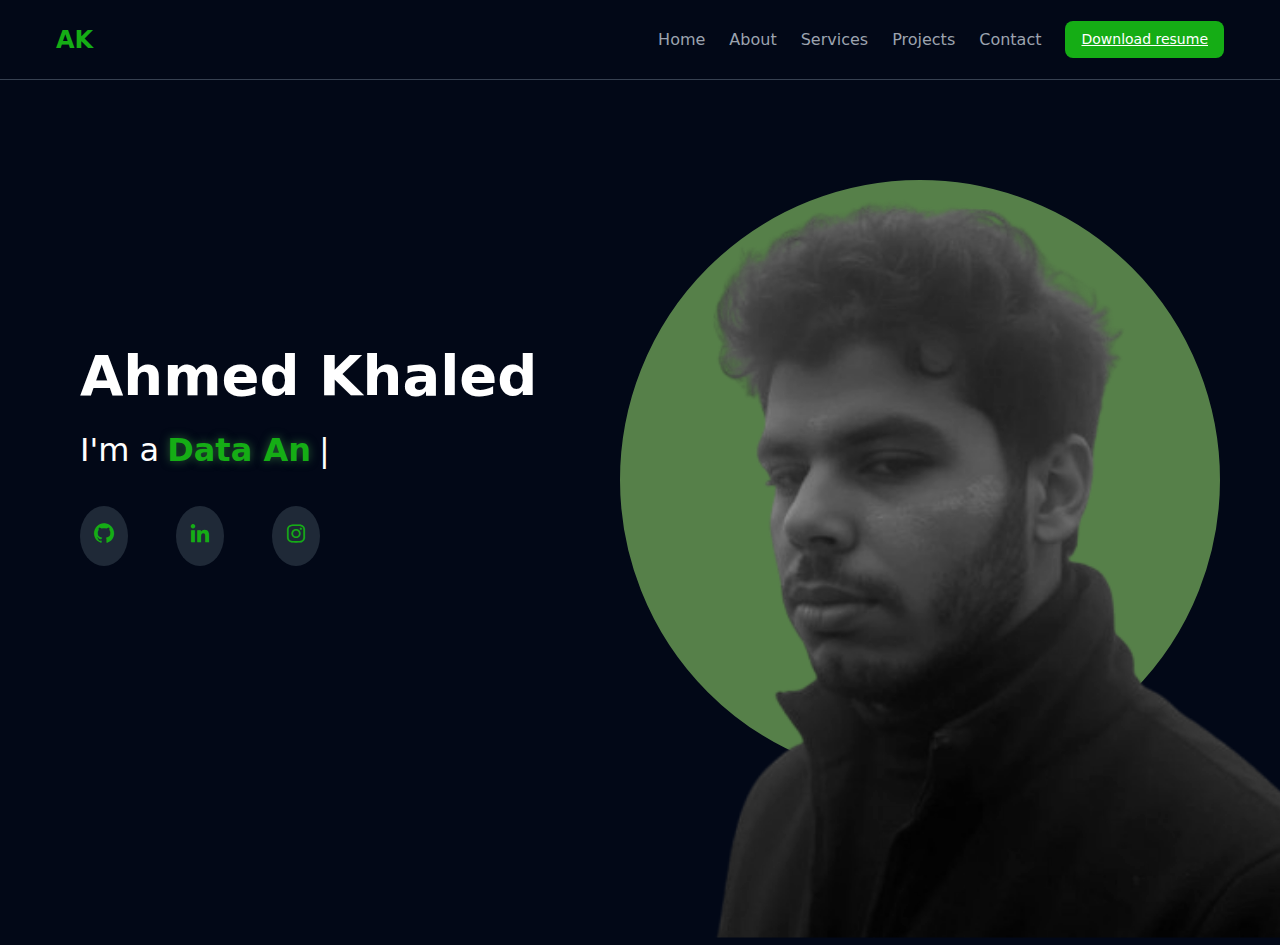
<file: index.html>
<!doctype html>
<html lang="en">
  <head>
    <meta charset="UTF-8"/>
    <meta name="viewport" content="width=device-width, initial-scale=1.0" />
    <link rel="icon" href="images/alphabet_96900.ico" type="image/x-icon"/>

    <title>Portfolio - AK</title>
    <link rel="stylesheet" href="styles.css" />
    <link
      href="https://unpkg.com/boxicons@2.1.4/css/boxicons.min.css"
      rel="stylesheet"
    />
  </head>
  <body class="dark">
    <nav class="navbar">
      <button class="menu-btn" onclick="toggleMenu()">☰</button>
      <div class="nav-container">
        <a href="index.html" class="logo">AK</a>
        <div class="nav-items">
          <a href="index.html" class="nav-link">Home</a>
          <a href="about.html" class="nav-link">About</a>
          <a href="services.html" class="nav-link">Services</a>
          <a href="projects.html" class="nav-link">Projects</a>
          <a href="contact.html" class="nav-link">Contact</a>
          <a href="assets/AhmedKhaled_CV.pdf" class="download-cv" download>
            Download resume
          </a>
        <button class="menu-btn">
          <i class="bx bx-menu"></i>
        </button>
      </div>
    </nav>

    <main>
      <div class="hero-container">
      <section id="hero" class="hero-section">
        <h1 class="hero-title" >Ahmed Khaled</h1>
        
        <div class="role-container">
          <span>I'm a</span>
          <span class="role-text"></span>
          <span class="cursor">|</span>
          
        </div>
        
        <div class="social-links">
          <a href="https://github.com/Ahmedkhaled51" class="social-link"><i class="bx bxl-github"></i></a>
          <a href="https://www.linkedin.com/in/ahmedkhaled04/" class="social-link"><i class="bx bxl-linkedin"></i></a>
          <a href="https://www.instagram.com/ahmed_holako415/" class="social-link"><i class="bx bxl-instagram"></i></a>
        </div>
        
      </section>
     <div class="hero-image">
        <div class="green-ring"></div>
        <div class="image-wrapper">
        <img src="assets/Ahmed.png" alt="Profile Image">
        
        
      </div>
    </div>
  </section>
      </div>
    </main>

    <script src="script.js"></script>
  </body>
</html>
</file>
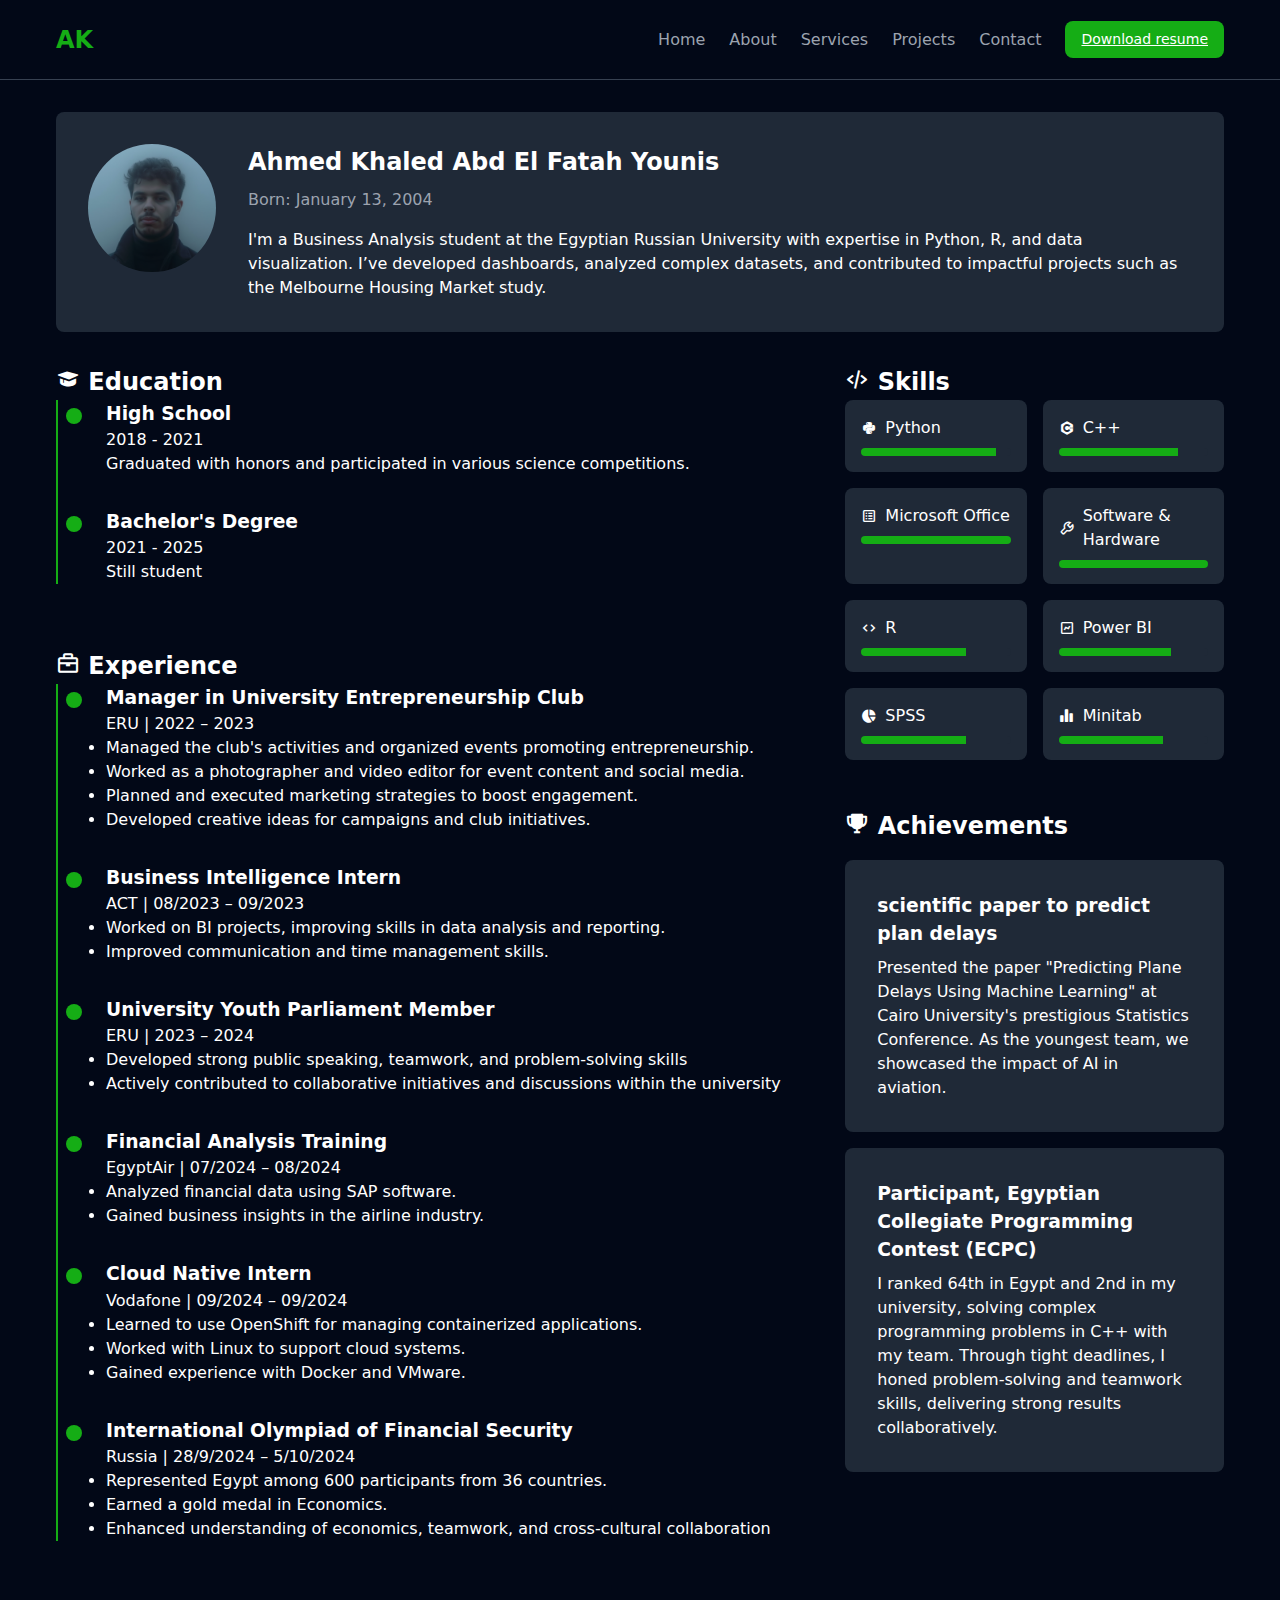
<file: about.html>
<!doctype html>
<html lang="en">
  <head>
    <meta charset="UTF-8" />
    <meta name="viewport" content="width=device-width, initial-scale=1.0" />
    <link rel="icon" href="images/alphabet_96900.ico" type="image/x-icon"/>
    <title>About Me - AK</title>
    <link rel="stylesheet" href="styles.css" />
    <link
      href="https://unpkg.com/boxicons@2.1.4/css/boxicons.min.css"
      rel="stylesheet"
    />
  </head>
  <body class="dark">
    <nav class="navbar">
        <button class="menu-btn" onclick="toggleMenu()">☰</button>
      <div class="nav-container">
        <a href="index.html" class="logo">AK</a>
        <div class="nav-items">
          <a href="index.html" class="nav-link">Home</a>
          <a href="about.html" class="nav-link">About</a>
          <a href="services.html" class="nav-link">Services</a>
          <a href="projects.html" class="nav-link">Projects</a>
          <a href="contact.html" class="nav-link">Contact</a>
          <a href="assets/AhmedKhaled_CV.pdf" class="download-cv" download>
            Download resume
          </a>
        <button class="menu-btn">
          <i class="bx bx-menu"></i>
        </button>
      </div>
    </nav>

    <main class="about-page">
      <!-- Profile Section -->
      <section class="profile-section">
        <div class="profile-card">
          <div class="profile-image">
            <img
              src="assets/Ahmed1.png"
              alt="Ahmed Khaled"
            />
          </div>
          <div class="profile-info">
            <h2>Ahmed Khaled Abd El Fatah Younis</h2>
            <p class="birth-date">Born: January 13, 2004</p>
            <p class="description">
              I'm a Business Analysis student at the Egyptian Russian University
              with expertise in Python, R, and data visualization. I’ve developed
              dashboards, analyzed complex datasets, and contributed to impactful projects
              such as the Melbourne Housing Market study.
            </p>
          </div>
        </div>
      </section>

      <!-- Left column -->
      <div class="two-column-grid">
        <!-- Education Timeline -->
        <section class="education-timeline">
          <h2><i class="bx bxs-graduation"></i> Education</h2>
          <div class="timeline">
            <div class="timeline-item">
              <h3>High School</h3>
              <p class="period">2018 - 2021</p>
              <p>
                Graduated with honors and participated in various science
                competitions.
              </p>
            </div>
            <div class="timeline-item">
              <h3>Bachelor's Degree</h3>
              <p class="period">2021 - 2025</p>
              <p>Still student</p>
            </div>
          </div>

          <!-- Experience Timeline -->
          <section class="experience-timeline">
            <h2><i class="bx bx-briefcase"></i> Experience</h2>
            <div class="timeline">

              <div class="timeline-item">
                <h3>Manager in University Entrepreneurship Club</h3>
                <p class="company">ERU | 2022 – 2023</p>
                <ul>
                  <li>Managed the club's activities and organized events promoting entrepreneurship.</li>
                  <li>Worked as a photographer and video editor for event content and social media.</li>
                  <li>Planned and executed marketing strategies to boost engagement.</li>
                  <li>Developed creative ideas for campaigns and club initiatives.</li>
                </ul>
              </div>
    
              <div class="timeline-item">
                <h3>Business Intelligence Intern</h3>
                <p class="company">ACT | 08/2023 – 09/2023</p>
                <ul>
                  <li>Worked on BI projects, improving skills in data analysis and reporting.</li>
                  <li>Improved communication and time management skills.</li>
                </ul>
              </div>

              <div class="timeline-item">
                <h3>University Youth Parliament Member</h3>
                <p class="company">ERU | 2023 – 2024</p>
                <ul>
                        <li>Developed strong public speaking, teamwork, and problem-solving skills</li>
                        <li>Actively contributed to collaborative initiatives and discussions within the university</li>
    
                    </ul>
              </div>
              
    
              <div class="timeline-item">
                <h3>Financial Analysis Training</h3>
                <p class="company">EgyptAir | 07/2024 – 08/2024</p>
                <ul>
                  <li>Analyzed financial data using SAP software.</li>
                  <li>Gained business insights in the airline industry.</li>
                </ul>
              </div>
    
              <div class="timeline-item">
                <h3>Cloud Native Intern</h3>
                <p class="company">Vodafone | 09/2024 – 09/2024</p>
                <ul>
                  <li>Learned to use OpenShift for managing containerized applications.</li>
                  <li>Worked with Linux to support cloud systems.</li>
                  <li>Gained experience with Docker and VMware.</li>
                </ul>
              </div>
            
              <div class="timeline-item">
                <h3>International Olympiad of Financial Security</h3>
                <p class="company">Russia | 28/9/2024 – 5/10/2024</p>
                <ul>
                  <li>Represented Egypt among 600 participants from 36 countries.</li>
                  <li>Earned a gold medal in Economics.</li>
                  <li>Enhanced understanding of economics, teamwork, and cross-cultural collaboration</li>
                </ul>
              </div>
              
            </div>
            
          </section>
        </section>


        <!-- Right column -->
        <!-- Skills Section -->
        <section class="skills-section">
          <h2><i class="bx bx-code-alt"></i> Skills</h2>
          <div class="skills-grid">
            <div class="skill-item">
              <div class="skill-header">
                <i class="bx bxl-python"></i>
                <span>Python</span>
               
              </div>
              <div class="skill-bar">
                <div class="skill-progress" style="width: 90%"></div>
              </div>
            </div>
            <div class="skill-item">
              <div class="skill-header">
                <i class="bx bxl-c-plus-plus"></i>
                <span>C++</span>
                
              </div>
              <div class="skill-bar">
                <div class="skill-progress" style="width: 80%"></div>
              </div>
            </div>
            <div class="skill-item">
              <div class="skill-header">
                <i class="bx bx-spreadsheet"></i>
                <span>Microsoft Office</span>
                
              </div>
              <div class="skill-bar">
                <div class="skill-progress" style="width: 100%"></div>
              </div>
            </div>
            <div class="skill-item">
              <div class="skill-header">
                <i class="bx bx-wrench"></i>
                <span>Software & Hardware</span>
              
              </div>
              <div class="skill-bar">
                <div class="skill-progress" style="width: 100%"></div>
              </div>
            </div>
            <div class="skill-item">
              <div class="skill-header">
                <i class="bx bx-code"></i>
                <span>R</span>
                
              </div>
              <div class="skill-bar">
                <div class="skill-progress" style="width: 70%"></div>
              </div>
            </div>
            <div class="skill-item">
              <div class="skill-header">
                <i class="bx bx-chart"></i>
                <span>Power BI</span>
                
              </div>
              <div class="skill-bar">
                <div class="skill-progress" style="width: 75%"></div>
              </div>
            </div>
            <div class="skill-item">
              <div class="skill-header">
                <i class="bx bxs-pie-chart-alt-2"></i>
                <span>SPSS</span>
                
              </div>
              <div class="skill-bar">
                <div class="skill-progress" style="width: 70%"></div>
              </div>
            </div>
            <div class="skill-item">
              <div class="skill-header">
                <i class="bx bxs-bar-chart-alt-2"></i>
                <span>Minitab</span>
                
              </div>
              <div class="skill-bar">
                <div class="skill-progress" style="width: 70%"></div>
              </div>
            </div>
          </div>

          <!-- Achievements Section -->

          <section class="achievements-section">
            <h2><i class="bx bxs-trophy"></i> Achievements</h2>
            <div class="achievements-grid">
            <p>
              <div class="achievements-card">
                
              <div  class="achievements-header">
              
                <h3>scientific paper to predict plan delays</h3>
                
              </div> 
                <p>Presented the paper "Predicting Plane Delays Using Machine Learning"
                    at Cairo University's prestigious Statistics Conference. As the youngest 
                    team, we showcased the impact of AI in aviation.</p>
                    <!--<a href="" class="review-project-btn">post</a>-->
                </div> 
                
                </div>   
                     
            </p>
            <p>
              <div class="achievements-card">
                <div class="achievements-header">
                  <h3>Participant, Egyptian Collegiate Programming Contest (ECPC)</h3>
                </div>
              <p>I ranked 64th in Egypt and 2nd in my university, solving complex programming problems in C++ with my team. Through tight deadlines, 
                I honed problem-solving and teamwork skills, delivering strong results collaboratively.</p>
                
              </div>
              </p> 
          
            </div>
          </section>
        </section>
      
      
    
      
      <!-- bottom  Section -->
      <!--courses-->
      
    </div>
    </main>

    <script src="script.js"></script>
  </body>
</html>
</file>
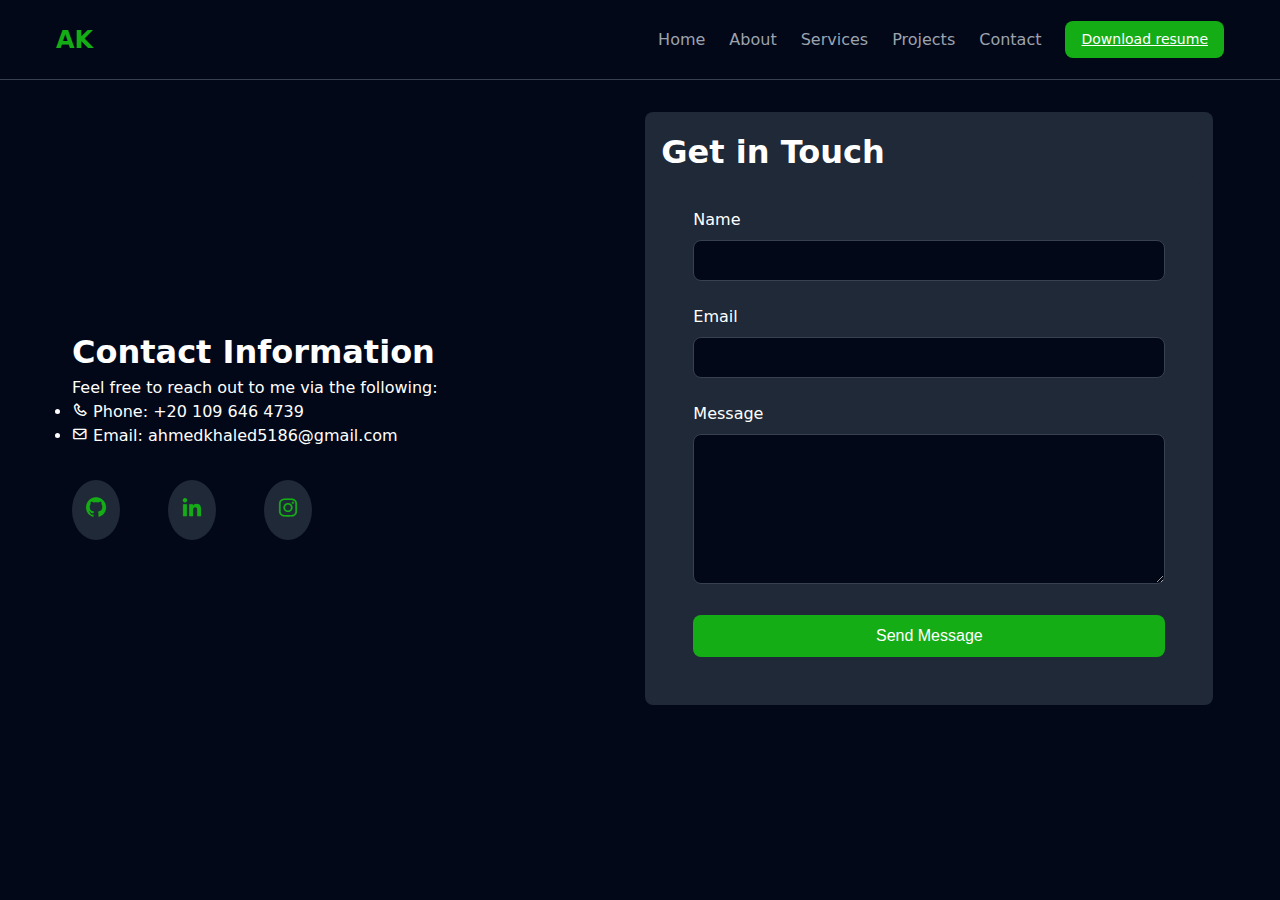
<file: contact.html>
<!doctype html>
<html lang="en">
  <head>
    <meta charset="UTF-8" />
    <meta name="viewport" content="width=device-width, initial-scale=1.0" />
    <link rel="icon" href="images/alphabet_96900.ico" type="image/x-icon"/>
    <title>Contact - AK</title>
    <link rel="stylesheet" href="styles.css" />
    <link
      href="https://unpkg.com/boxicons@2.1.4/css/boxicons.min.css"
      rel="stylesheet"
    />
  </head>
  <body class="dark">
    <nav class="navbar">
        <button class="menu-btn" onclick="toggleMenu()">☰</button>
      <div class="nav-container">
        <a href="index.html" class="logo">AK</a>
        <div class="nav-items">
          <a href="index.html" class="nav-link">Home</a>
          <a href="about.html" class="nav-link">About</a>
          <a href="services.html" class="nav-link">Services</a>
          <a href="projects.html" class="nav-link">Projects</a>
          <a href="contact.html" class="nav-link">Contact</a>
          <a href="assets/AhmedKhaled_CV.pdf" class="download-cv" download>
            Download resume
          </a>
        </div>
        <button class="menu-btn">
          <i class="bx bx-menu"></i>
        </button>
      </div>
    </nav>
    
    <main class="contact-page">
      <div class="two-column-grid">
        <!-- Contact Information Section -->
        <div class="contact-info-container">
          <h1>Contact Information</h1>
          <p>Feel free to reach out to me via the following:</p>
          <ul class="contact-info">
            <li><i class="bx bx-phone"></i> Phone: +20 109 646 4739</li>
            <li><i class="bx bx-envelope"></i> Email: ahmedkhaled5186@gmail.com</li>
          </ul>
          <div class="social-links">
            <a href="https://github.com/Ahmedkhaled51" class="social-link"><i class="bx bxl-github"></i></a>
            <a href="https://www.linkedin.com/in/ahmedkhaled04/" class="social-link"><i class="bx bxl-linkedin"></i></a>
            <a href="https://www.instagram.com/ahmed_holako415/" class="social-link"><i class="bx bxl-instagram"></i></a>
          </div>
        </div>

        <!-- Contact Form Section -->
        <div class="contact-form-container">
          <h1>Get in Touch</h1>
          <form id="contactForm" class="contact-form"
            action="https://script.google.com/macros/s/AKfycbz-5mzNL2c9NgtqYRwfAfzY0QzSx_SuE2ierBWENwG0RNSl0i6IRJ_1rwVsByZADDq3/exec" 
            method="POST">
            <div class="form-group">
              <label for="name">Name</label>
              <input type="text" id="name" name="name" required />
            </div>
            <div class="form-group">
              <label for="email">Email</label>
              <input type="email" id="email" name="email" required />
            </div>
            <div class="form-group">
              <label for="message">Message</label>
              <textarea id="message" name="message" required></textarea>
            </div>
            <button type="submit" class="submit-btn">Send Message</button>
          </form>
        </div>
      </div>
    </main>

    <script src="script.js"></script>
  </body>
</html>
</file>
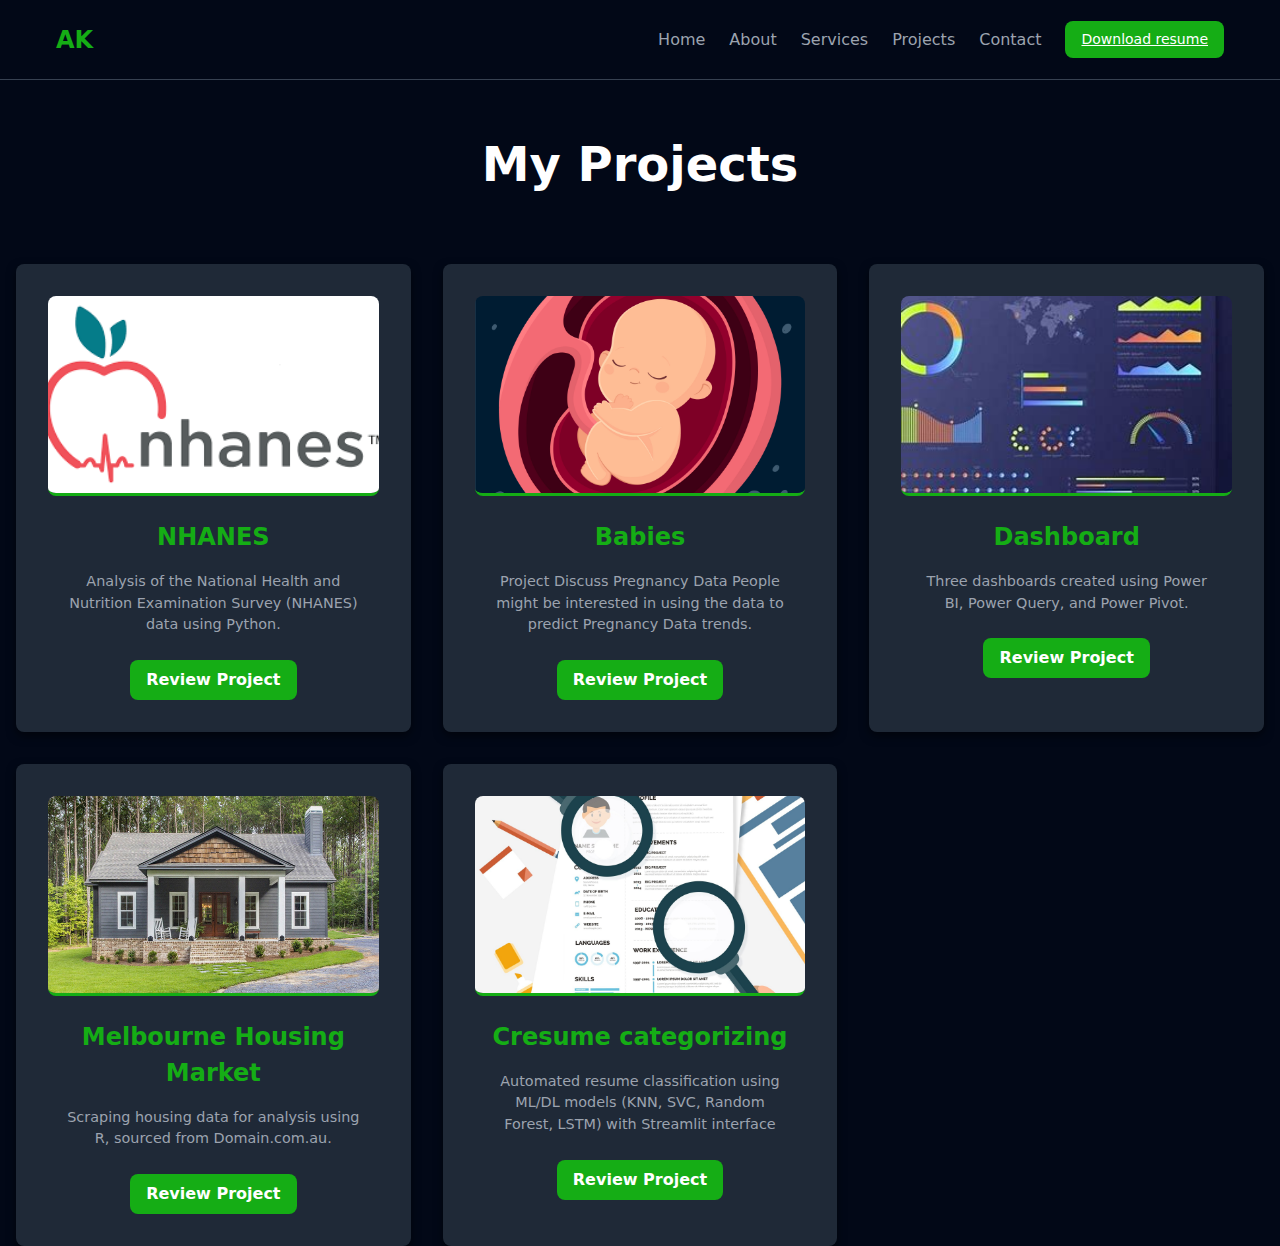
<file: projects.html>
<!doctype html>
<html lang="en">
  <head>
    <meta charset="UTF-8" />
    <meta name="viewport" content="width=device-width, initial-scale=1.0" />
    <link rel="icon" href="images/alphabet_96900.ico" type="image/x-icon"/>
    <title>Projects - AK</title>
    <link
      href="https://unpkg.com/boxicons@2.1.4/css/boxicons.min.css"
      rel="stylesheet"
    />
    <link rel="stylesheet" href="styles.css" />
  </head>
  <body class="dark">
    <nav class="navbar">
      
        <button class="menu-btn" onclick="toggleMenu()">☰</button>
      <div class="nav-container">
        <a href="index.html" class="logo">AK</a>
        <div class="nav-items">
          <a href="index.html" class="nav-link">Home</a>
          <a href="about.html" class="nav-link">About</a>
          <a href="services.html" class="nav-link">Services</a>
          <a href="projects.html" class="nav-link">Projects</a>
          <a href="contact.html" class="nav-link">Contact</a>
          <a href="assets/AhmedKhaled_CV.pdf" class="download-cv" download>
            Download resume
          </a>
        <button class="menu-btn">
          <i class="bx bx-menu"></i>
        </button>
      </div>
    </nav>

    <main class="projects-page">
      <h1 class="projects-header">My Projects</h1>
      <div class="projects-grid">
        <div class="project-card">
          <img
            src="projects/nhahnes/download.png"
            alt="NHANES Project"
            class="project-image"
          />
          <h3 class="project-title">NHANES</h3>
          <p class="project-description">
            Analysis of the National Health and Nutrition Examination Survey (NHANES) data using Python.
          </p>
          <a href="https://github.com/Ahmedkhaled51/predictive-health-nhanes" class="review-project-btn">Review Project</a>
        </div>
        
        <div class="project-card">
          <img
            src="projects/babies/images.jpeg"
            alt="Pregnancy Data"
            class="project-image"
          />
          <h3 class="project-title">Babies</h3>
          <p class="project-description">
            Project Discuss Pregnancy Data People might be interested in using the data to predict Pregnancy Data trends.
          </p>
          <a href="https://github.com/Ahmedkhaled51/pregnancy-data-analysis" class="review-project-btn">Review Project</a>
        </div>
        <div class="project-card">
          <img
            src="projects/dashborard/OIP.jpeg"
            alt="Dashboard Project"
            class="project-image"
          />
          <h3 class="project-title">Dashboard</h3>
          <p class="project-description">
            Three dashboards created using Power BI, Power Query, and Power Pivot.
          </p>
          <a href="https://github.com/Ahmedkhaled51/Dashboard" class="review-project-btn">Review Project</a>
        </div>
        <div class="project-card">
          <img
            src="projects/house/country-cottage-woodall-3-front-exterior__99723.original.jpg"
            alt="Melbourne Housing Project"
            class="project-image"
          />
          <h3 class="project-title">Melbourne Housing Market</h3>
          <p class="project-description">
            Scraping housing data for analysis using R, sourced from Domain.com.au.
          </p>
          <a href="projects/house/kink.html" class="review-project-btn">Review Project</a>
        </div>

        <div class="project-card">
          <img
            src="projects/CVs/freepik__upload__62495.png"
            alt="Pregnancy Data"
            class="project-image"
          />
          <h3 class="project-title">Cresume categorizing</h3>
          <p class="project-description">
            Automated resume classification using ML/DL models (KNN, SVC, Random Forest, LSTM) with Streamlit interface
          </p>
          <a href="https://github.com/Ahmedkhaled51/Resume-categorizing" class="review-project-btn">Review Project</a>
        </div>


      </div>
      
    </main>

    <script src="script.js"></script>
  </body>
</html>
</file>
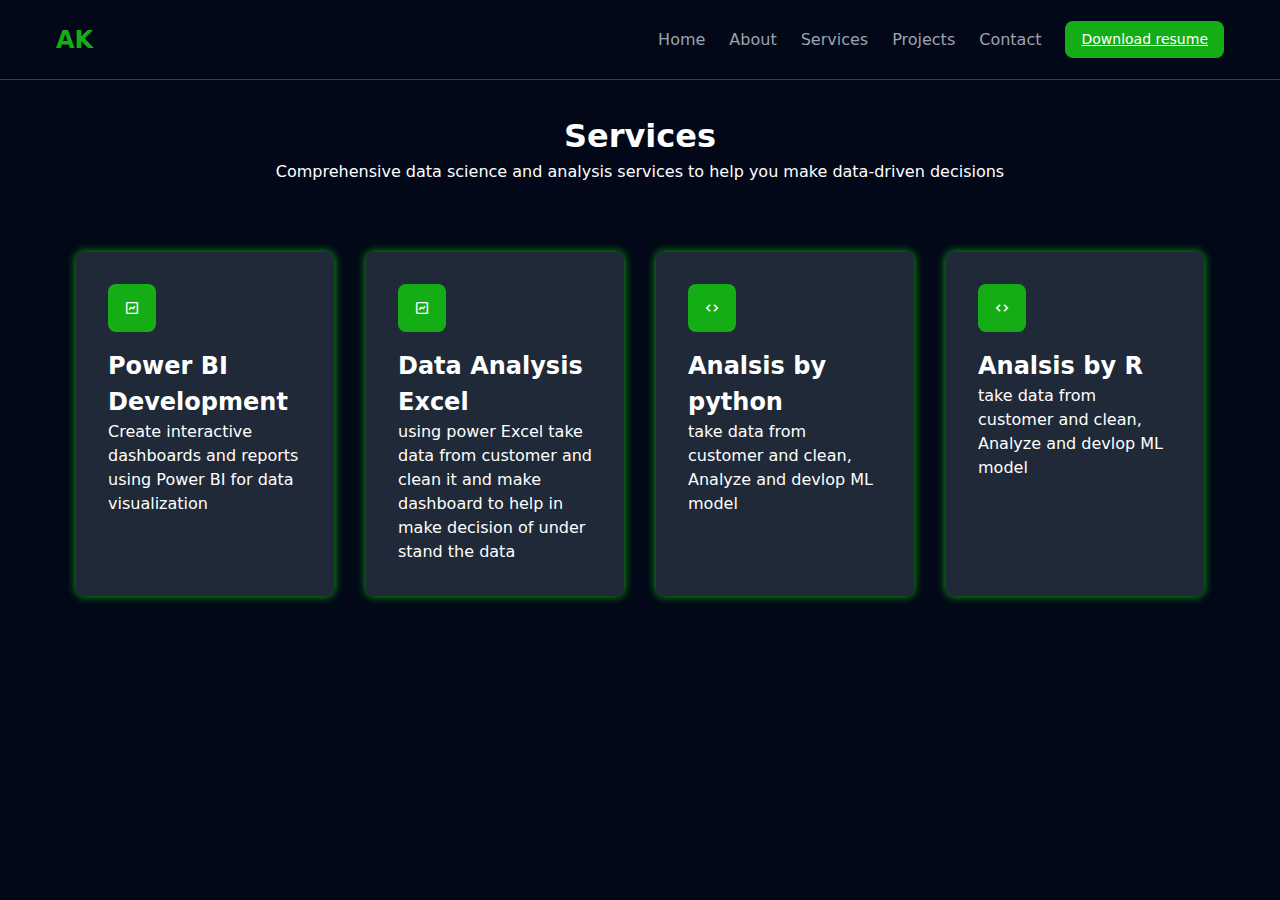
<file: services.html>
<!doctype html>
<html lang="en">
  <head>
    <meta charset="UTF-8" />
    <meta name="viewport" content="width=device-width, initial-scale=1.0" />
    <link rel="icon" href="images/alphabet_96900.ico" type="image/x-icon"/>
    <title>Services - AK</title>
    <link rel="stylesheet" href="styles.css" />
    <link
      href="https://unpkg.com/boxicons@2.1.4/css/boxicons.min.css"
      rel="stylesheet"
    />
  </head>
  <body class="dark">
    <nav class="navbar">
      
        <button class="menu-btn" onclick="toggleMenu()">☰</button>
      <div class="nav-container">
        <a href="index.html" class="logo">AK</a>
        <div class="nav-items">
          <a href="index.html" class="nav-link">Home</a>
          <a href="about.html" class="nav-link">About</a>
          <a href="services.html" class="nav-link">Services</a>
          <a href="projects.html" class="nav-link">Projects</a>
          <a href="contact.html" class="nav-link">Contact</a>
          <a href="assets/AhmedKhaled_CV.pdf" class="download-cv" download>
            Download resume
          </a>
        </div>
        <button class="menu-btn">
          <i class="bx bx-menu"></i>
        </button>
      </div>
    </nav>

    <main class="services-page">
      <div class="services-header">
        <h1>Services</h1>
        <p>
          Comprehensive data science and analysis services to help you make
          data-driven decisions
        </p>
      </div>

      <div class="services-grid">
        <div class="service-card">
          <div class="service-icon">
            <i class="bx bx-chart"></i>
          </div>
          <h2>Power BI Development</h2>
          <p>
            Create interactive dashboards and reports using Power BI for data
            visualization
          </p>
        </div>

        
          <div class="service-card">
            <div class="service-icon">
              <i class="bx bx-chart"></i>
            </div>
            <h2>Data Analysis Excel</h2>
            <p>
              using power Excel take data from customer and clean it and make dashboard to help in make decision of under stand the data
            </p>
          </div>

        
          <div class="service-card">
            <div class="service-icon">
              <i class="bx bx-code"></i>
            </div>
            <h2>Analsis by python</h2>
            <p>
              take data from customer and clean, Analyze and devlop ML model
            </p>
          </div>

          
            <div class="service-card">
              <div class="service-icon">
                <i class="bx bx-code"></i>
              </div>
              <h2>Analsis by R</h2>
              <p>
                take data from customer and clean, Analyze and devlop ML model
              </p>
            </div>

            
        <!-- Add more service cards here -->
      </div>
    </main>

    <script src="script.js"></script>
  </body>
</html>
</file>
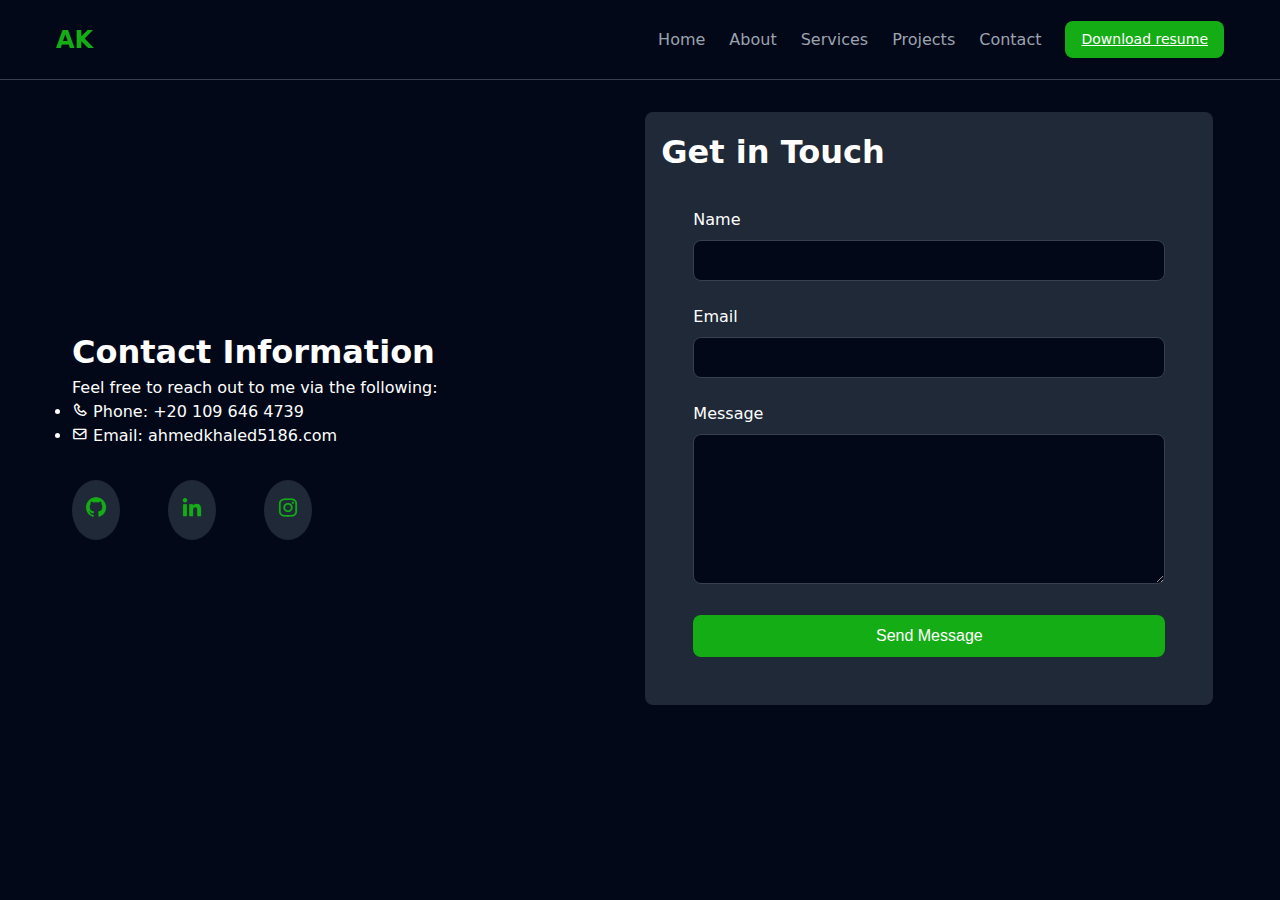
<file: portfolio/contact.html>
<!doctype html>
<html lang="en">
  <head>
    <meta charset="UTF-8" />
    <meta name="viewport" content="width=device-width, initial-scale=1.0" />
    <link rel="icon" href="images/alphabet_96900.ico" type="image/x-icon"/>
    <title>Contact - AK</title>
    <link rel="stylesheet" href="styles.css" />
    <link
      href="https://unpkg.com/boxicons@2.1.4/css/boxicons.min.css"
      rel="stylesheet"
    />
  </head>
  <body class="dark">
    <nav class="navbar">
        <button class="menu-btn" onclick="toggleMenu()">☰</button>
      <div class="nav-container">
        <a href="index.html" class="logo">AK</a>
        <div class="nav-items">
          <a href="index.html" class="nav-link">Home</a>
          <a href="about.html" class="nav-link">About</a>
          <a href="services.html" class="nav-link">Services</a>
          <a href="projects.html" class="nav-link">Projects</a>
          <a href="contact.html" class="nav-link">Contact</a>
          <a href="assets/AhmedKhaled_CV.pdf" class="download-cv" download>
            Download resume
          </a>
        </div>
        <button class="menu-btn">
          <i class="bx bx-menu"></i>
        </button>
      </div>
    </nav>
    
    <main class="contact-page">
      <div class="two-column-grid">
        <!-- Contact Information Section -->
        <div class="contact-info-container">
          <h1>Contact Information</h1>
          <p>Feel free to reach out to me via the following:</p>
          <ul class="contact-info">
            <li><i class="bx bx-phone"></i> Phone: +20 109 646 4739</li>
            <li><i class="bx bx-envelope"></i> Email: ahmedkhaled5186.com</li>
          </ul>
          <div class="social-links">
            <a href="https://github.com/Ahmedkhaled51" class="social-link"><i class="bx bxl-github"></i></a>
            <a href="https://www.linkedin.com/in/ahmedkhaled04/" class="social-link"><i class="bx bxl-linkedin"></i></a>
            <a href="https://www.instagram.com/ahmed_holako415/" class="social-link"><i class="bx bxl-instagram"></i></a>
          </div>
        </div>

        <!-- Contact Form Section -->
        <div class="contact-form-container">
          <h1>Get in Touch</h1>
          <form id="contactForm" class="contact-form"
            action="https://script.google.com/macros/s/AKfycbz-5mzNL2c9NgtqYRwfAfzY0QzSx_SuE2ierBWENwG0RNSl0i6IRJ_1rwVsByZADDq3/exec" 
            method="POST">
            <div class="form-group">
              <label for="name">Name</label>
              <input type="text" id="name" name="name" required />
            </div>
            <div class="form-group">
              <label for="email">Email</label>
              <input type="email" id="email" name="email" required />
            </div>
            <div class="form-group">
              <label for="message">Message</label>
              <textarea id="message" name="message" required></textarea>
            </div>
            <button type="submit" class="submit-btn">Send Message</button>
          </form>
        </div>
      </div>
    </main>

    <script src="script.js"></script>
  </body>
</html>
</file>
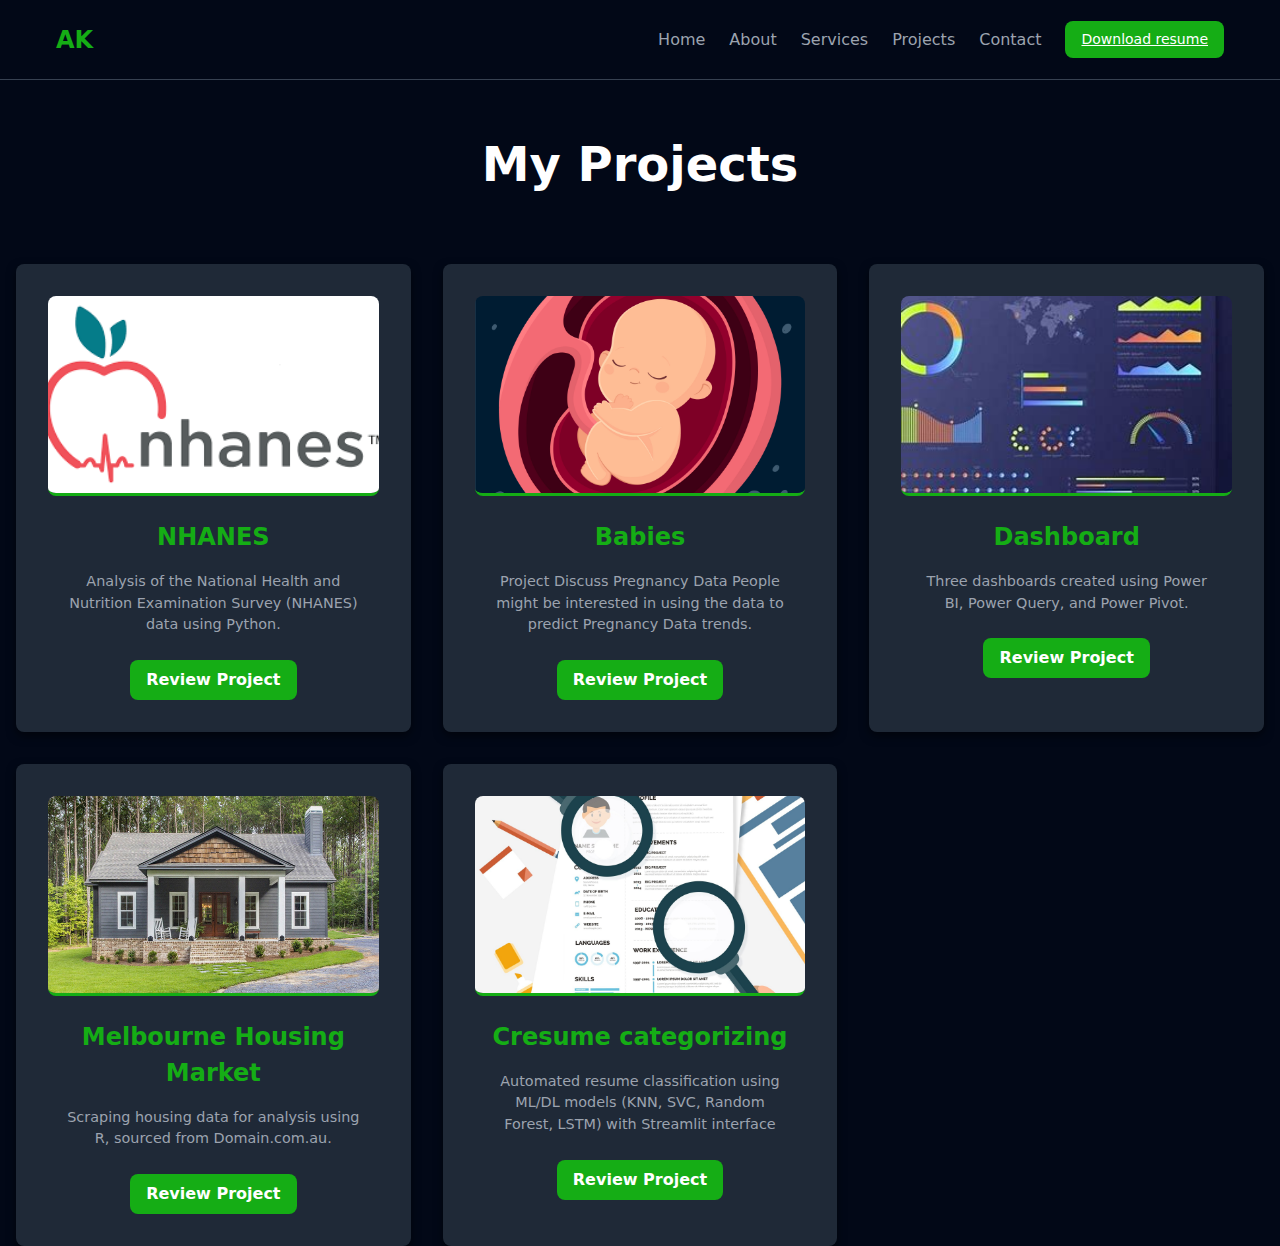
<file: portfolio/projects.html>
<!doctype html>
<html lang="en">
  <head>
    <meta charset="UTF-8" />
    <meta name="viewport" content="width=device-width, initial-scale=1.0" />
    <link rel="icon" href="images/alphabet_96900.ico" type="image/x-icon"/>
    <title>Projects - AK</title>
    <link
      href="https://unpkg.com/boxicons@2.1.4/css/boxicons.min.css"
      rel="stylesheet"
    />
    <link rel="stylesheet" href="styles.css" />
  </head>
  <body class="dark">
    <nav class="navbar">
      
        <button class="menu-btn" onclick="toggleMenu()">☰</button>
      <div class="nav-container">
        <a href="index.html" class="logo">AK</a>
        <div class="nav-items">
          <a href="index.html" class="nav-link">Home</a>
          <a href="about.html" class="nav-link">About</a>
          <a href="services.html" class="nav-link">Services</a>
          <a href="projects.html" class="nav-link">Projects</a>
          <a href="contact.html" class="nav-link">Contact</a>
          <a href="assets/AhmedKhaled_CV.pdf" class="download-cv" download>
            Download resume
          </a>
        <button class="menu-btn">
          <i class="bx bx-menu"></i>
        </button>
      </div>
    </nav>

    <main class="projects-page">
      <h1 class="projects-header">My Projects</h1>
      <div class="projects-grid">
        <div class="project-card">
          <img
            src="projects/nhahnes/download.png"
            alt="NHANES Project"
            class="project-image"
          />
          <h3 class="project-title">NHANES</h3>
          <p class="project-description">
            Analysis of the National Health and Nutrition Examination Survey (NHANES) data using Python.
          </p>
          <a href="https://github.com/Ahmedkhaled51/predictive-health-nhanes" class="review-project-btn">Review Project</a>
        </div>
        
        <div class="project-card">
          <img
            src="projects/babies/images.jpeg"
            alt="Pregnancy Data"
            class="project-image"
          />
          <h3 class="project-title">Babies</h3>
          <p class="project-description">
            Project Discuss Pregnancy Data People might be interested in using the data to predict Pregnancy Data trends.
          </p>
          <a href="https://github.com/Ahmedkhaled51/pregnancy-data-analysis" class="review-project-btn">Review Project</a>
        </div>
        <div class="project-card">
          <img
            src="projects/dashborard/OIP.jpeg"
            alt="Dashboard Project"
            class="project-image"
          />
          <h3 class="project-title">Dashboard</h3>
          <p class="project-description">
            Three dashboards created using Power BI, Power Query, and Power Pivot.
          </p>
          <a href="https://drive.google.com/drive/folders/1M_UsxNkk_YjTBMwaH3-sWIOX6wjzcQj3?usp=sharing" class="review-project-btn">Review Project</a>
        </div>
        <div class="project-card">
          <img
            src="projects/house/country-cottage-woodall-3-front-exterior__99723.original.jpg"
            alt="Melbourne Housing Project"
            class="project-image"
          />
          <h3 class="project-title">Melbourne Housing Market</h3>
          <p class="project-description">
            Scraping housing data for analysis using R, sourced from Domain.com.au.
          </p>
          <a href="projects/house/kink.html" class="review-project-btn">Review Project</a>
        </div>

        <div class="project-card">
          <img
            src="projects/CVs/freepik__upload__62495.png"
            alt="Pregnancy Data"
            class="project-image"
          />
          <h3 class="project-title">Cresume categorizing</h3>
          <p class="project-description">
            Automated resume classification using ML/DL models (KNN, SVC, Random Forest, LSTM) with Streamlit interface
          </p>
          <a href="https://github.com/Ahmedkhaled51/Resume-categorizing" class="review-project-btn">Review Project</a>
        </div>


      </div>
      
    </main>

    <script src="script.js"></script>
  </body>
</html>
</file>
<file: styles.css>
:root {
  --background: #020817;
  --foreground: #ffffff;
  --primary: #15ad15;
  --primary-foreground: #ffffff;
  --muted: #1f2937;
  --muted-foreground: #9ca3af;
  --card: #1f2937;
  --card-foreground: #ffffff;
  --border: #374151;
  --radius: 0.5rem;
  --hover: #aaf87c;
}

* {
  margin: 0;
  padding: 0;
  box-sizing: border-box;
}

body {
  font-family:
    system-ui,
    -apple-system,
    sans-serif;
  background-color: var(--background);
  color: var(--foreground);
  line-height: 1.5;
}

.navbar {
  position: fixed;
  top: 0;
  left: 0;
  right: 0;
  height: 5rem;
  background-color: var(--background);
  border-bottom: 1px solid var(--border);
  z-index: 50;
}

.nav-container {
  max-width: 1200px;
  margin: 0 auto;
  padding: 0 1rem;
  height: 100%;
  display: flex;
  align-items: center;
  justify-content: space-between;
}

.logo {
  font-size: 1.5rem;
  font-weight: bold;
  color: var(--primary);
  text-decoration: none;
  
}

.nav-items {
  display: flex;
  gap: 1.5rem;
  align-items: center;
}

.nav-link {
  color: var(--muted-foreground);
  text-decoration: none;
  transition: color 0.2s;
}

.nav-link:hover {
  color: var(--primary);
}

.download-cv {
  background-color: var(--primary);
  color: var(--primary-foreground);
  padding: 0.5rem 1rem;
  border-radius: var(--radius);
  border: none;
  cursor: pointer;
  font-size: 0.875rem;
}

.menu-btn {
  display: none;
  background: none;
  border: none;
  color: var(--foreground);
  font-size: 1.5rem;
  cursor: pointer;
}




/* Hero Section */
.hero-container {
  display: grid;
  grid-template-columns: 1fr auto; /* Text takes 1 fraction, image takes auto space */
  gap: 50px; /* Space between columns */
}

.hero-section {
  min-height: 100vh;
  display: flex;
  flex-direction: column;
  margin-left: 3rem;
  align-items:  left ;
  justify-content: center;
  padding: 2rem;
  text-align: left ;
}

.hero-title {
  font-size: 3.5rem;
  font-weight: bold;
  margin-bottom: 0.5rem;
}




.role-container {
  display: flex;
  align-items: center;
  gap: 0.5rem;
  font-size: 2rem;

  /*margin: 1.5rem 0;*/
}

.role-text {
  font-size: 2rem;
  color: var(--primary);
  font-weight: bold;
  text-shadow: 0 0 10px rgba(76, 175, 80, 0.5);
};

.social-links {
  display: flex;
  gap: 1.5rem;
}

.social-link {
  color: var(--foreground);
  font-size: 1.5rem;
  padding: 0.75rem;
  background-color: var(--card);
  border-radius: 50%;
  transition:
    transform 0.2s,
    background-color 0.2s;
}

.social-link:hover {
  transform: scale(1.1);
  background-color: var(--muted);
}

.hero-image {
  flex: 1;
  position: relative;
  display: flex;
  justify-content: center;
  align-items: center;
  overflow: visible;
}

/* Ring */
.green-ring {
  position: absolute;
  top: 50%;
  left: -20%;
  transform: translate(-110%, -45%);
  width: 600px;
  height: 600px;
  border: 300px solid var(--hover);
  border-radius: 50%;
  z-index: 1;
  /*box-shadow: 0 0 20px 10px #00ff73;*/
  opacity: 0.5;
  pointer-events: none;
  
}



/* Clip circle for image body */
.image-wrapper {
  position: absolute;
  top: 50%;
  left: 50%;
  transform: translate(-100%, -45%);
  width: 650px;
  height:650px;
  /*clip-path: square(3% at 1% 50%);*/
  border-radius: 50%;
  /*overflow: hidden;*/
  z-index: 2;
  filter: brightness(1.1) contrast(1) grayscale(1.9) opacity(1) ;
}

/* Image itself */
.image-wrapper img {
  width: 100%;
  height: 120%;
  object-fit: cover;
  object-position: center top;
  
}




/* Page Styles */
.services-page,
.project-page,
.contact-page {
  max-width: 1200px;
  margin: 0 auto;
  padding: 7rem 1rem 2rem;
}

/* Services Page */
.services-header {
  text-align: center;
  margin-bottom: 3rem;
}

.services-grid {
  display: grid;
  gap: 2rem;
  grid-template-columns: repeat(auto-fit, minmax(200px, 1fr ));
  padding: 20px;
}


.service-card {
  background-color: var(--card);
  padding: 2rem;
  border-radius: var(--radius);
  box-shadow: 0 0 10px var(--primary);
  transition: transform 0.3s ease;
}

.service-card:hover {
  transform: translateY(-5px);
  box-shadow: 0 0 15px var(--hover);
}

.service-icon {
  width: 3rem;
  height: 3rem;
  background-color: var(--primary);
  border-radius: var(--radius);
  display: flex;
  align-items: center;
  justify-content: center;
  margin-bottom: 1rem;
}
/*project page styles*/
.projects-header {
  text-align: center;
  font-size: 3rem;
  color: var(--primary-foreground);
  margin-top: 8rem;
  margin-bottom: 4rem;
}

.projects-grid {
  display: grid;
  grid-template-columns: repeat(auto-fit, minmax(280px, 1fr));
  gap: 2rem;
  margin-left: 1rem;
  margin-right: 1rem;
}


.project-card {
  background-color: var(--card);
  color: var(--card-foreground);
  border-radius: var(--radius);
  box-shadow: 0 4px 10px rgba(0, 0, 0, 0.5);
  overflow: hidden;
  text-align: center;
  transition: transform 0.3s ease, box-shadow 0.3s ease;
}


.project-card:hover {
  transform: translateY(-5px);
  box-shadow: 0 8px 12px #3e7c92;
}

.project-image {
  width: 100%;
  height: 200px;
  object-fit: cover;
  border-bottom: 3px solid var(--primary);
  border-radius: var(--radius);
}

.project-title {
  font-size: 1.5rem;
  color: var(--primary);
  margin: 1rem 0;
}

.project-description {
  font-size: 0.9rem;
  color: var(--muted-foreground);
  padding: 0 1rem;
  margin-bottom: 1.5rem;
}

.review-project-btn {
  display: inline-block;
  background-color: var(--primary);
  color: var(--primary-foreground);
  padding: 0.5rem 1rem;
  border-radius: var(--radius);
  text-decoration: none;
  font-weight: bold;
  transition: background-color 0.3s ease;
}

.review-project-btn:hover {
  background-color: var(--foreground);
  color: var(--primary);
}

/* Projects Page */
.projects-grid {
  display: grid;
  grid-template-columns: repeat(auto-fit, minmax(300px, 1fr));
  gap: 2rem;
}

.project-card {
  background-color: var(--card);
  padding: 2rem;
  border-radius: var(--radius);
}

.project-tags {
  display: flex;
  flex-wrap: wrap;
  gap: 0.5rem;
  margin: 1rem 0;
}

.tag {
  background-color: var(--primary);
  color: var(--primary-foreground);
  padding: 0.25rem 0.75rem;
  border-radius: var(--radius);
  font-size: 0.875rem;
}

.project-links {
  display: flex;
  gap: 1rem;
}

.project-link {
  display: flex;
  align-items: center;
  gap: 0.5rem;
  color: var(--foreground);
  text-decoration: none;
}

/* Contact Page */

.two-column-grid {
  display: grid;
  grid-template-columns: 1fr 2fr; /* Set 1fr for contact info and 2fr for Get in Touch */
  gap: 2rem;
  align-items: start;
}

.contact-info-container {
  margin-top: 200px;
  padding: 1rem;
}

.contact-form-container {
  width: 150%;
  max-width: 600px;
  padding: 1rem;
  margin: 0 auto;
  background-color: var(--card);
  border-radius: var(--radius);
  margin-left: -200px; 
}



.contact-form {
  background-color: var(--card);
  padding: 2rem;
  border-radius: var(--radius);
}

.form-group {
  margin-bottom: 1.5rem;
}

.form-group label {
  display: block;
  margin-bottom: 0.5rem;
}

.form-group input,
.form-group textarea {
  width: 100%;
  padding: 0.75rem;
  background-color: var(--background);
  border: 1px solid var(--border);
  border-radius: var(--radius);
  color: var(--foreground);
}



.form-group textarea {
  min-height: 150px;
  resize: vertical;
}

.submit-btn {
  width: 100%;
  padding: 0.75rem;
  background-color: var(--primary);
  color: var(--primary-foreground);
  border: none;
  border-radius: var(--radius);
  cursor: pointer;
  font-size: 1rem;
  transition: background-color 0.2s;
}

.submit-btn:hover {
  background-color: var(--primary-dark);
}
.social-links {
  display: flex;
  gap: 3rem;
  margin-top: 2rem;
}

.social-link {
  font-size: 1.5rem;
  color: var(--primary);
  text-decoration: none;
  transition: color 0.3s ease;
}

.social-link:hover {
  color: var(--accent);
}


/* About Page Styles */
.about-page {
  max-width: 1200px;
  margin: 0 auto;
  padding: 7rem 1rem 2rem;
}

.profile-card {
  background-color: var(--card);
  border-radius: var(--radius);
  padding: 2rem;
  display: flex;
  gap: 2rem;
  margin-bottom: 2rem;
}

.profile-image {
  width: 128px;
  height: 128px;
  border-radius: 50%;
  overflow: hidden;
}

.profile-image img {
  width: 100%;
  height: 100%;
  object-fit: cover;
}

.profile-info {
  flex: 1;
}

.profile-info h2 {
  font-size: 1.5rem;
  margin-bottom: 0.5rem;
}

.birth-date {
  color: var(--muted-foreground);
  margin-bottom: 1rem;
}

.two-column-grid {
  display: grid;
  gap: 2rem;
  margin-bottom: 2rem;
  grid-template-columns: 2fr 1fr;/* Two columns: 2fr for left and 1fr for right */
  grid-template-rows:none; /* Ensures rows take only the space needed */
  align-items: start; /* Prevents items from stretching */
  
}

.column-2fr {
  grid-column: 1 / 2;
}

.column-1fr {
  grid-column: 2 / 3;
}


.timeline {
  position: relative;
  padding-left: 2rem;
  border-left: 2px solid var(--primary);
  margin-bottom: 4rem;
}

.timeline-item {
  position: relative;
  margin-bottom: 2rem;
  padding-left: 1rem;
}

.timeline-item::before {
  content: "";
  position: absolute;
  left: -1.5rem;
  top: 0.500rem;
  width: 1rem;
  height: 1rem;
  background-color: var(--primary);
  border-radius: 50%;
}

.skills-grid {
  display: grid;
  grid-template-columns: repeat(2, 1fr);
  gap: 1rem;
  margin-bottom: 3rem;
}

.skill-item {
  background-color: var(--card);
  padding: 1rem;
  border-radius: var(--radius);
}

.skill-header {
  display: flex;
  align-items: center;
  gap: 0.5rem;
  margin-bottom: 0.5rem;
}

.skill-bar {
  height: 0.5rem;
  background-color: var(--muted);
  border-radius: var(--radius);
  overflow: hidden;
}

.skill-progress {
  height: 100%;
  background-color: var(--primary);
  transition: width 1s ease-in-out;
}
.container {
  width: 90%; /* Use percentage for fluid width */
  max-width: 1200px; /* Optional: cap the width for large screens */
  margin: 0 auto; /* Center the container */
}

.two-column-grid {
  align-items: start; /* Ensure both sections align at the top */
  
}

.achievements-header {
  
  margin-bottom: 0.5rem;
}

.achievements-grid {
  display: grid;
  grid-template-columns: 1fr;
  gap: 1rem;
  margin-bottom: 1rem;
}

.achievements-card {
  background-color: var(--card);
  padding: 2rem;
  border-radius: var(--radius);
  transition: transform 0.3s ease;
}

.achievements-card:hover {
  transform: translateY(-5px);
}





/* Tablet styles (768px and below) */
@media (max-width: 768px) {
  body {
    font-size: 14px;
  }

  .navbar {
    position: relative;
    display: flex;
    justify-content: space-between;
    align-items: center;
    padding: 1rem;
  }
  
  /* Menu button */
  .menu-btn {
    color: white;
    font-size: 2rem;
    background: transparent;
    border: none;
    cursor: pointer;
    z-index: 1000;
  }
  
  /* Nav items default hidden on mobile */
  .nav-items {
    display: none;
    flex-direction: column;
    position: absolute;
    top: 100%;       /* Below navbar */
    right: 0;        /* Align to right */
    background-color: #000; /* Or match your theme */
    padding: 1rem;
    gap: 1rem;
    z-index: 999;
  }
  
  /* Show when active */
  .nav-items.active {
    display: flex;
  }
  

  .nav-container {
    flex-wrap: wrap;
  }

  

  .menu-btn {
    display: block;
  }

  

  

  .hero-container,
  .two-column-grid {
    grid-template-columns: 1fr;
    text-align: center;
  }
  

  @media (max-width: 768px) {
    .image-wrapper {
      width: 200px;
      height: 200px;
    }
  }

  .green-ring {
    display: none;
  }

  .projects-grid,
  .achievements-grid,
  .skills-grid {
    grid-template-columns: 1fr;
  }

  .timeline {
    padding-left: 1rem;
  }

  .timeline-item::before {
    left: -0.75rem;
  }
}

/* Mobile styles (480px and below) */
@media (max-width: 480px) {
  body {
    font-size: 12px;
  }

  .hero-section {
    padding: 1rem;
    margin-left: 0;
  }

  .hero-title {
    font-size: 2.5rem;
  }

  .role-container {
    font-size: 1.5rem;
  }

  .project-card,
  .service-card {
    padding: 1.5rem;
  }

  .contact-form-container {
    width: 100%;
    margin-left: 0;
  }

  .profile-card {
    flex-direction: column;
    align-items: center;
    text-align: center;
  }

  .image-wrapper {
    margin-top: 1rem;
  }

  /* Reapply nav adjustments for small screens */
  .nav-items {
    display: none;
    width: 100%;
    order: 1;
  }

  .nav-items.active {
    display: flex;
    background-color: var(--background);
    padding: 1rem;
  }

          
  }
</file>
<file: portfolio/styles.css>
:root {
  --background: #020817;
  --foreground: #ffffff;
  --primary: #15ad15;
  --primary-foreground: #ffffff;
  --muted: #1f2937;
  --muted-foreground: #9ca3af;
  --card: #1f2937;
  --card-foreground: #ffffff;
  --border: #374151;
  --radius: 0.5rem;
  --hover: #aaf87c;
}

* {
  margin: 0;
  padding: 0;
  box-sizing: border-box;
}

body {
  font-family:
    system-ui,
    -apple-system,
    sans-serif;
  background-color: var(--background);
  color: var(--foreground);
  line-height: 1.5;
}

.navbar {
  position: fixed;
  top: 0;
  left: 0;
  right: 0;
  height: 5rem;
  background-color: var(--background);
  border-bottom: 1px solid var(--border);
  z-index: 50;
}

.nav-container {
  max-width: 1200px;
  margin: 0 auto;
  padding: 0 1rem;
  height: 100%;
  display: flex;
  align-items: center;
  justify-content: space-between;
}

.logo {
  font-size: 1.5rem;
  font-weight: bold;
  color: var(--primary);
  text-decoration: none;
  
}

.nav-items {
  display: flex;
  gap: 1.5rem;
  align-items: center;
}

.nav-link {
  color: var(--muted-foreground);
  text-decoration: none;
  transition: color 0.2s;
}

.nav-link:hover {
  color: var(--primary);
}

.download-cv {
  background-color: var(--primary);
  color: var(--primary-foreground);
  padding: 0.5rem 1rem;
  border-radius: var(--radius);
  border: none;
  cursor: pointer;
  font-size: 0.875rem;
}

.menu-btn {
  display: none;
  background: none;
  border: none;
  color: var(--foreground);
  font-size: 1.5rem;
  cursor: pointer;
}




/* Hero Section */
.hero-container {
  display: grid;
  grid-template-columns: 1fr auto; /* Text takes 1 fraction, image takes auto space */
  gap: 50px; /* Space between columns */
}

.hero-section {
  min-height: 100vh;
  display: flex;
  flex-direction: column;
  margin-left: 3rem;
  align-items:  left ;
  justify-content: center;
  padding: 2rem;
  text-align: left ;
}

.hero-title {
  font-size: 3.5rem;
  font-weight: bold;
  margin-bottom: 0.5rem;
}




.role-container {
  display: flex;
  align-items: center;
  gap: 0.5rem;
  font-size: 2rem;

  /*margin: 1.5rem 0;*/
}

.role-text {
  font-size: 2rem;
  color: var(--primary);
  font-weight: bold;
  text-shadow: 0 0 10px rgba(76, 175, 80, 0.5);
};

.social-links {
  display: flex;
  gap: 1.5rem;
}

.social-link {
  color: var(--foreground);
  font-size: 1.5rem;
  padding: 0.75rem;
  background-color: var(--card);
  border-radius: 50%;
  transition:
    transform 0.2s,
    background-color 0.2s;
}

.social-link:hover {
  transform: scale(1.1);
  background-color: var(--muted);
}

.hero-image {
  flex: 1;
  position: relative;
  display: flex;
  justify-content: center;
  align-items: center;
  overflow: visible;
}

/* Ring */
.green-ring {
  position: absolute;
  top: 50%;
  left: -20%;
  transform: translate(-110%, -45%);
  width: 600px;
  height: 600px;
  border: 300px solid var(--hover);
  border-radius: 50%;
  z-index: 1;
  /*box-shadow: 0 0 20px 10px #00ff73;*/
  opacity: 0.5;
  pointer-events: none;
  
}



/* Clip circle for image body */
.image-wrapper {
  position: absolute;
  top: 50%;
  left: 50%;
  transform: translate(-100%, -45%);
  width: 650px;
  height:650px;
  /*clip-path: square(3% at 1% 50%);*/
  border-radius: 50%;
  /*overflow: hidden;*/
  z-index: 2;
  filter: brightness(1.1) contrast(1) grayscale(1.9) opacity(1) ;
}

/* Image itself */
.image-wrapper img {
  width: 100%;
  height: 120%;
  object-fit: cover;
  object-position: center top;
  
}




/* Page Styles */
.services-page,
.project-page,
.contact-page {
  max-width: 1200px;
  margin: 0 auto;
  padding: 7rem 1rem 2rem;
}

/* Services Page */
.services-header {
  text-align: center;
  margin-bottom: 3rem;
}

.services-grid {
  display: grid;
  gap: 2rem;
  grid-template-columns: repeat(auto-fit, minmax(200px, 1fr ));
  padding: 20px;
}


.service-card {
  background-color: var(--card);
  padding: 2rem;
  border-radius: var(--radius);
  box-shadow: 0 0 10px var(--primary);
  transition: transform 0.3s ease;
}

.service-card:hover {
  transform: translateY(-5px);
  box-shadow: 0 0 15px var(--hover);
}

.service-icon {
  width: 3rem;
  height: 3rem;
  background-color: var(--primary);
  border-radius: var(--radius);
  display: flex;
  align-items: center;
  justify-content: center;
  margin-bottom: 1rem;
}
/*project page styles*/
.projects-header {
  text-align: center;
  font-size: 3rem;
  color: var(--primary-foreground);
  margin-top: 8rem;
  margin-bottom: 4rem;
}

.projects-grid {
  display: grid;
  grid-template-columns: repeat(auto-fit, minmax(280px, 1fr));
  gap: 2rem;
  margin-left: 1rem;
  margin-right: 1rem;
}


.project-card {
  background-color: var(--card);
  color: var(--card-foreground);
  border-radius: var(--radius);
  box-shadow: 0 4px 10px rgba(0, 0, 0, 0.5);
  overflow: hidden;
  text-align: center;
  transition: transform 0.3s ease, box-shadow 0.3s ease;
}


.project-card:hover {
  transform: translateY(-5px);
  box-shadow: 0 8px 12px #3e7c92;
}

.project-image {
  width: 100%;
  height: 200px;
  object-fit: cover;
  border-bottom: 3px solid var(--primary);
  border-radius: var(--radius);
}

.project-title {
  font-size: 1.5rem;
  color: var(--primary);
  margin: 1rem 0;
}

.project-description {
  font-size: 0.9rem;
  color: var(--muted-foreground);
  padding: 0 1rem;
  margin-bottom: 1.5rem;
}

.review-project-btn {
  display: inline-block;
  background-color: var(--primary);
  color: var(--primary-foreground);
  padding: 0.5rem 1rem;
  border-radius: var(--radius);
  text-decoration: none;
  font-weight: bold;
  transition: background-color 0.3s ease;
}

.review-project-btn:hover {
  background-color: var(--foreground);
  color: var(--primary);
}

/* Projects Page */
.projects-grid {
  display: grid;
  grid-template-columns: repeat(auto-fit, minmax(300px, 1fr));
  gap: 2rem;
}

.project-card {
  background-color: var(--card);
  padding: 2rem;
  border-radius: var(--radius);
}

.project-tags {
  display: flex;
  flex-wrap: wrap;
  gap: 0.5rem;
  margin: 1rem 0;
}

.tag {
  background-color: var(--primary);
  color: var(--primary-foreground);
  padding: 0.25rem 0.75rem;
  border-radius: var(--radius);
  font-size: 0.875rem;
}

.project-links {
  display: flex;
  gap: 1rem;
}

.project-link {
  display: flex;
  align-items: center;
  gap: 0.5rem;
  color: var(--foreground);
  text-decoration: none;
}

/* Contact Page */

.two-column-grid {
  display: grid;
  grid-template-columns: 1fr 2fr; /* Set 1fr for contact info and 2fr for Get in Touch */
  gap: 2rem;
  align-items: start;
}

.contact-info-container {
  margin-top: 200px;
  padding: 1rem;
}

.contact-form-container {
  width: 150%;
  max-width: 600px;
  padding: 1rem;
  margin: 0 auto;
  background-color: var(--card);
  border-radius: var(--radius);
  margin-left: -200px; 
}



.contact-form {
  background-color: var(--card);
  padding: 2rem;
  border-radius: var(--radius);
}

.form-group {
  margin-bottom: 1.5rem;
}

.form-group label {
  display: block;
  margin-bottom: 0.5rem;
}

.form-group input,
.form-group textarea {
  width: 100%;
  padding: 0.75rem;
  background-color: var(--background);
  border: 1px solid var(--border);
  border-radius: var(--radius);
  color: var(--foreground);
}



.form-group textarea {
  min-height: 150px;
  resize: vertical;
}

.submit-btn {
  width: 100%;
  padding: 0.75rem;
  background-color: var(--primary);
  color: var(--primary-foreground);
  border: none;
  border-radius: var(--radius);
  cursor: pointer;
  font-size: 1rem;
  transition: background-color 0.2s;
}

.submit-btn:hover {
  background-color: var(--primary-dark);
}
.social-links {
  display: flex;
  gap: 3rem;
  margin-top: 2rem;
}

.social-link {
  font-size: 1.5rem;
  color: var(--primary);
  text-decoration: none;
  transition: color 0.3s ease;
}

.social-link:hover {
  color: var(--accent);
}


/* About Page Styles */
.about-page {
  max-width: 1200px;
  margin: 0 auto;
  padding: 7rem 1rem 2rem;
}

.profile-card {
  background-color: var(--card);
  border-radius: var(--radius);
  padding: 2rem;
  display: flex;
  gap: 2rem;
  margin-bottom: 2rem;
}

.profile-image {
  width: 128px;
  height: 128px;
  border-radius: 50%;
  overflow: hidden;
}

.profile-image img {
  width: 100%;
  height: 100%;
  object-fit: cover;
}

.profile-info {
  flex: 1;
}

.profile-info h2 {
  font-size: 1.5rem;
  margin-bottom: 0.5rem;
}

.birth-date {
  color: var(--muted-foreground);
  margin-bottom: 1rem;
}

.two-column-grid {
  display: grid;
  gap: 2rem;
  margin-bottom: 2rem;
  grid-template-columns: 2fr 1fr;/* Two columns: 2fr for left and 1fr for right */
  grid-template-rows:none; /* Ensures rows take only the space needed */
  align-items: start; /* Prevents items from stretching */
  
}

.column-2fr {
  grid-column: 1 / 2;
}

.column-1fr {
  grid-column: 2 / 3;
}


.timeline {
  position: relative;
  padding-left: 2rem;
  border-left: 2px solid var(--primary);
  margin-bottom: 4rem;
}

.timeline-item {
  position: relative;
  margin-bottom: 2rem;
  padding-left: 1rem;
}

.timeline-item::before {
  content: "";
  position: absolute;
  left: -1.5rem;
  top: 0.500rem;
  width: 1rem;
  height: 1rem;
  background-color: var(--primary);
  border-radius: 50%;
}

.skills-grid {
  display: grid;
  grid-template-columns: repeat(2, 1fr);
  gap: 1rem;
  margin-bottom: 3rem;
}

.skill-item {
  background-color: var(--card);
  padding: 1rem;
  border-radius: var(--radius);
}

.skill-header {
  display: flex;
  align-items: center;
  gap: 0.5rem;
  margin-bottom: 0.5rem;
}

.skill-bar {
  height: 0.5rem;
  background-color: var(--muted);
  border-radius: var(--radius);
  overflow: hidden;
}

.skill-progress {
  height: 100%;
  background-color: var(--primary);
  transition: width 1s ease-in-out;
}
.container {
  width: 90%; /* Use percentage for fluid width */
  max-width: 1200px; /* Optional: cap the width for large screens */
  margin: 0 auto; /* Center the container */
}

.two-column-grid {
  align-items: start; /* Ensure both sections align at the top */
  
}

.achievements-header {
  
  margin-bottom: 0.5rem;
}

.achievements-grid {
  display: grid;
  grid-template-columns: 1fr;
  gap: 1rem;
  margin-bottom: 1rem;
}

.achievements-card {
  background-color: var(--card);
  padding: 2rem;
  border-radius: var(--radius);
  transition: transform 0.3s ease;
}

.achievements-card:hover {
  transform: translateY(-5px);
}





/* Tablet styles (768px and below) */
@media (max-width: 768px) {
  body {
    font-size: 14px;
  }

  .navbar {
    position: relative;
    display: flex;
    justify-content: space-between;
    align-items: center;
    padding: 1rem;
  }
  
  /* Menu button */
  .menu-btn {
    color: white;
    font-size: 2rem;
    background: transparent;
    border: none;
    cursor: pointer;
    z-index: 1000;
  }
  
  /* Nav items default hidden on mobile */
  .nav-items {
    display: none;
    flex-direction: column;
    position: absolute;
    top: 100%;       /* Below navbar */
    right: 0;        /* Align to right */
    background-color: #000; /* Or match your theme */
    padding: 1rem;
    gap: 1rem;
    z-index: 999;
  }
  
  /* Show when active */
  .nav-items.active {
    display: flex;
  }
  

  .nav-container {
    flex-wrap: wrap;
  }

  

  .menu-btn {
    display: block;
  }

  

  

  .hero-container,
  .two-column-grid {
    grid-template-columns: 1fr;
    text-align: center;
  }
  

  @media (max-width: 768px) {
    .image-wrapper {
      width: 200px;
      height: 200px;
    }
  }

  .green-ring {
    display: none;
  }

  .projects-grid,
  .achievements-grid,
  .skills-grid {
    grid-template-columns: 1fr;
  }

  .timeline {
    padding-left: 1rem;
  }

  .timeline-item::before {
    left: -0.75rem;
  }
}

/* Mobile styles (480px and below) */
@media (max-width: 480px) {
  body {
    font-size: 12px;
  }

  .hero-section {
    padding: 1rem;
    margin-left: 0;
  }

  .hero-title {
    font-size: 2.5rem;
  }

  .role-container {
    font-size: 1.5rem;
  }

  .project-card,
  .service-card {
    padding: 1.5rem;
  }

  .contact-form-container {
    width: 100%;
    margin-left: 0;
  }

  .profile-card {
    flex-direction: column;
    align-items: center;
    text-align: center;
  }

  .image-wrapper {
    margin-top: 1rem;
  }

  /* Reapply nav adjustments for small screens */
  .nav-items {
    display: none;
    width: 100%;
    order: 1;
  }

  .nav-items.active {
    display: flex;
    background-color: var(--background);
    padding: 1rem;
  }

          
  }
</file>
